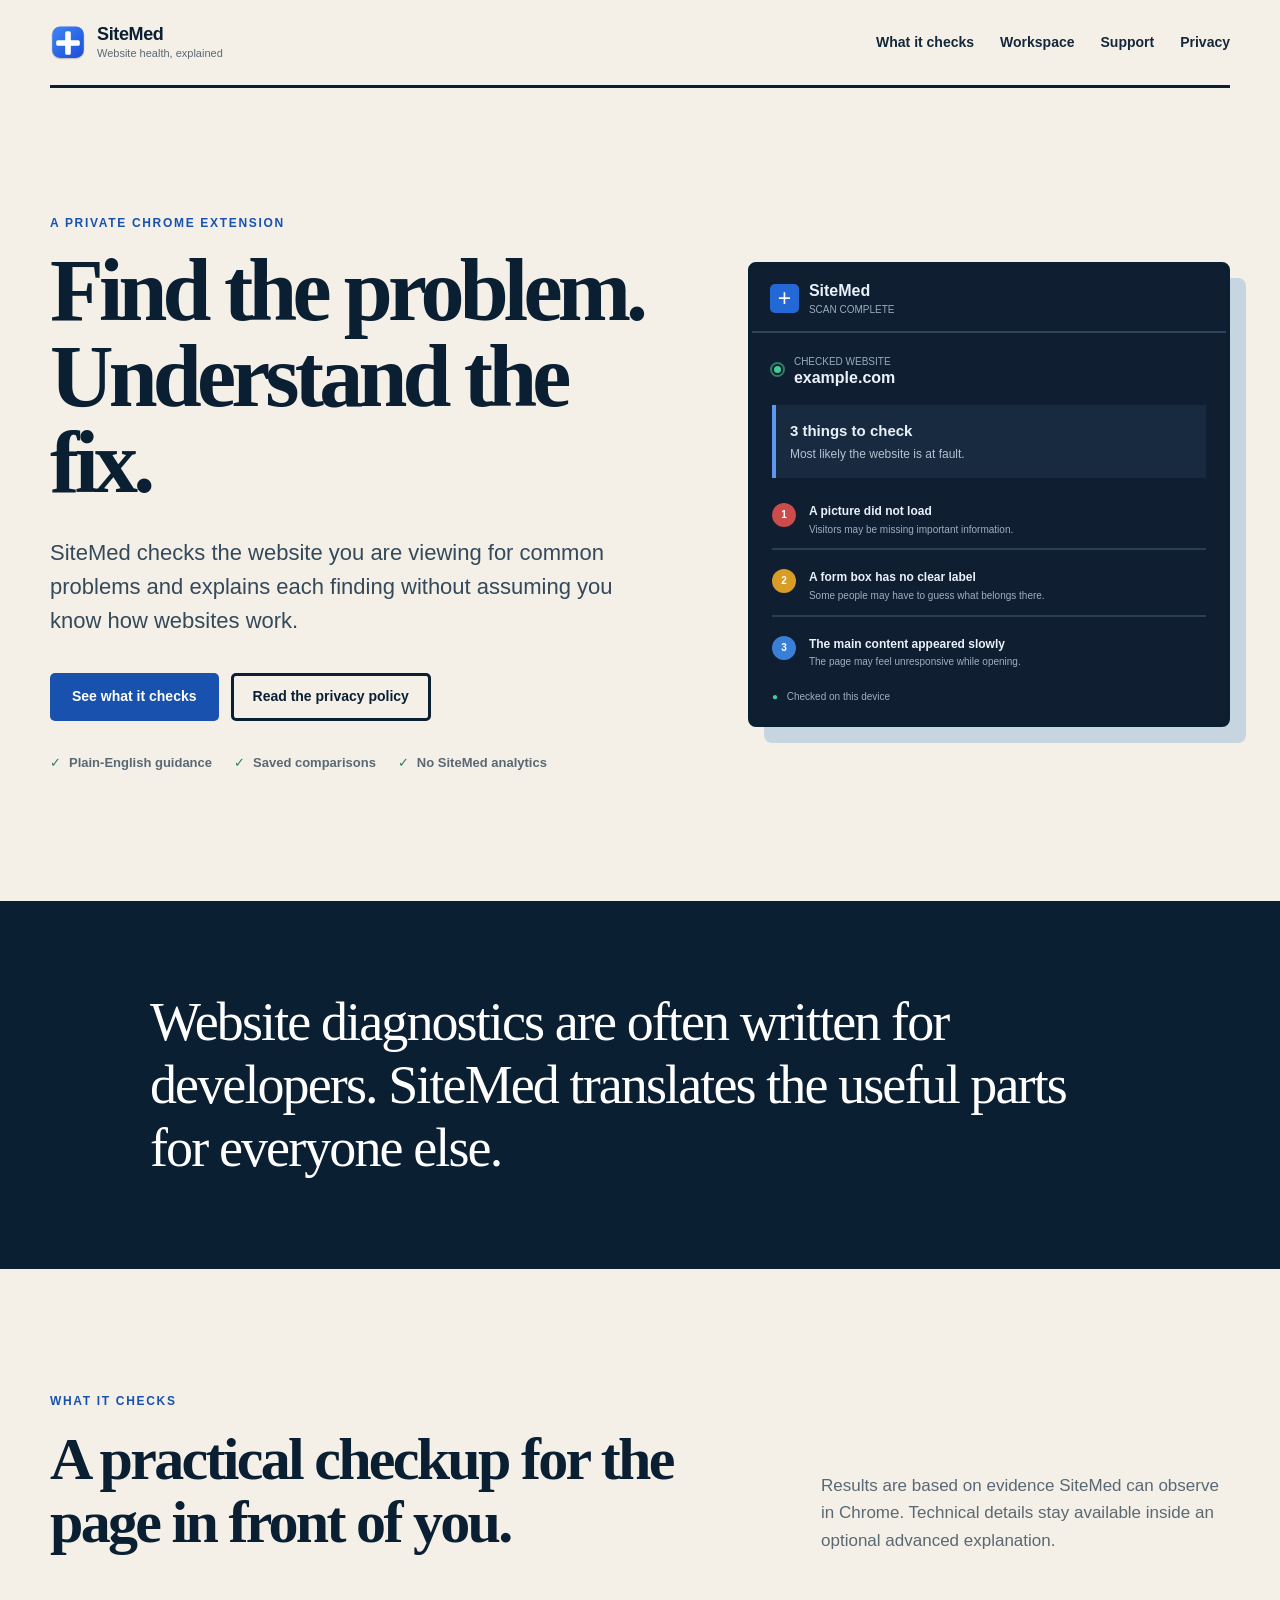
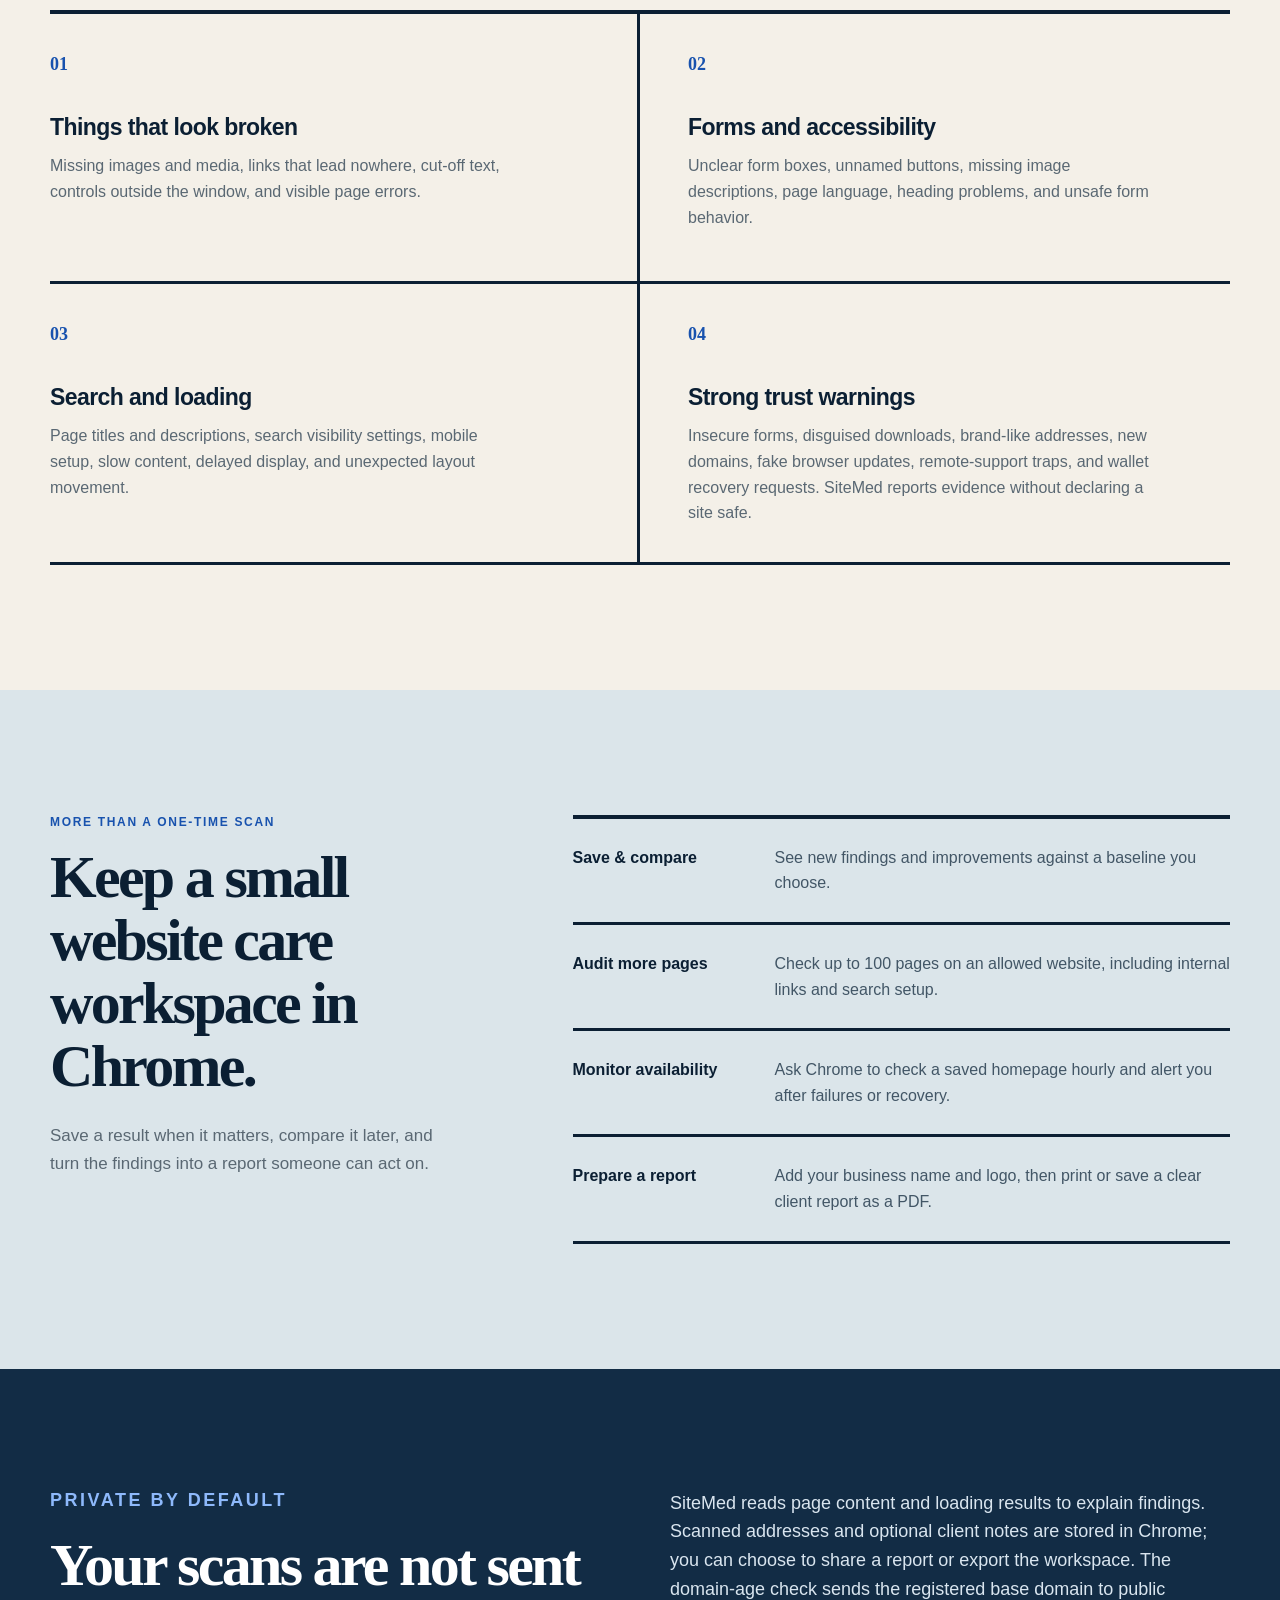
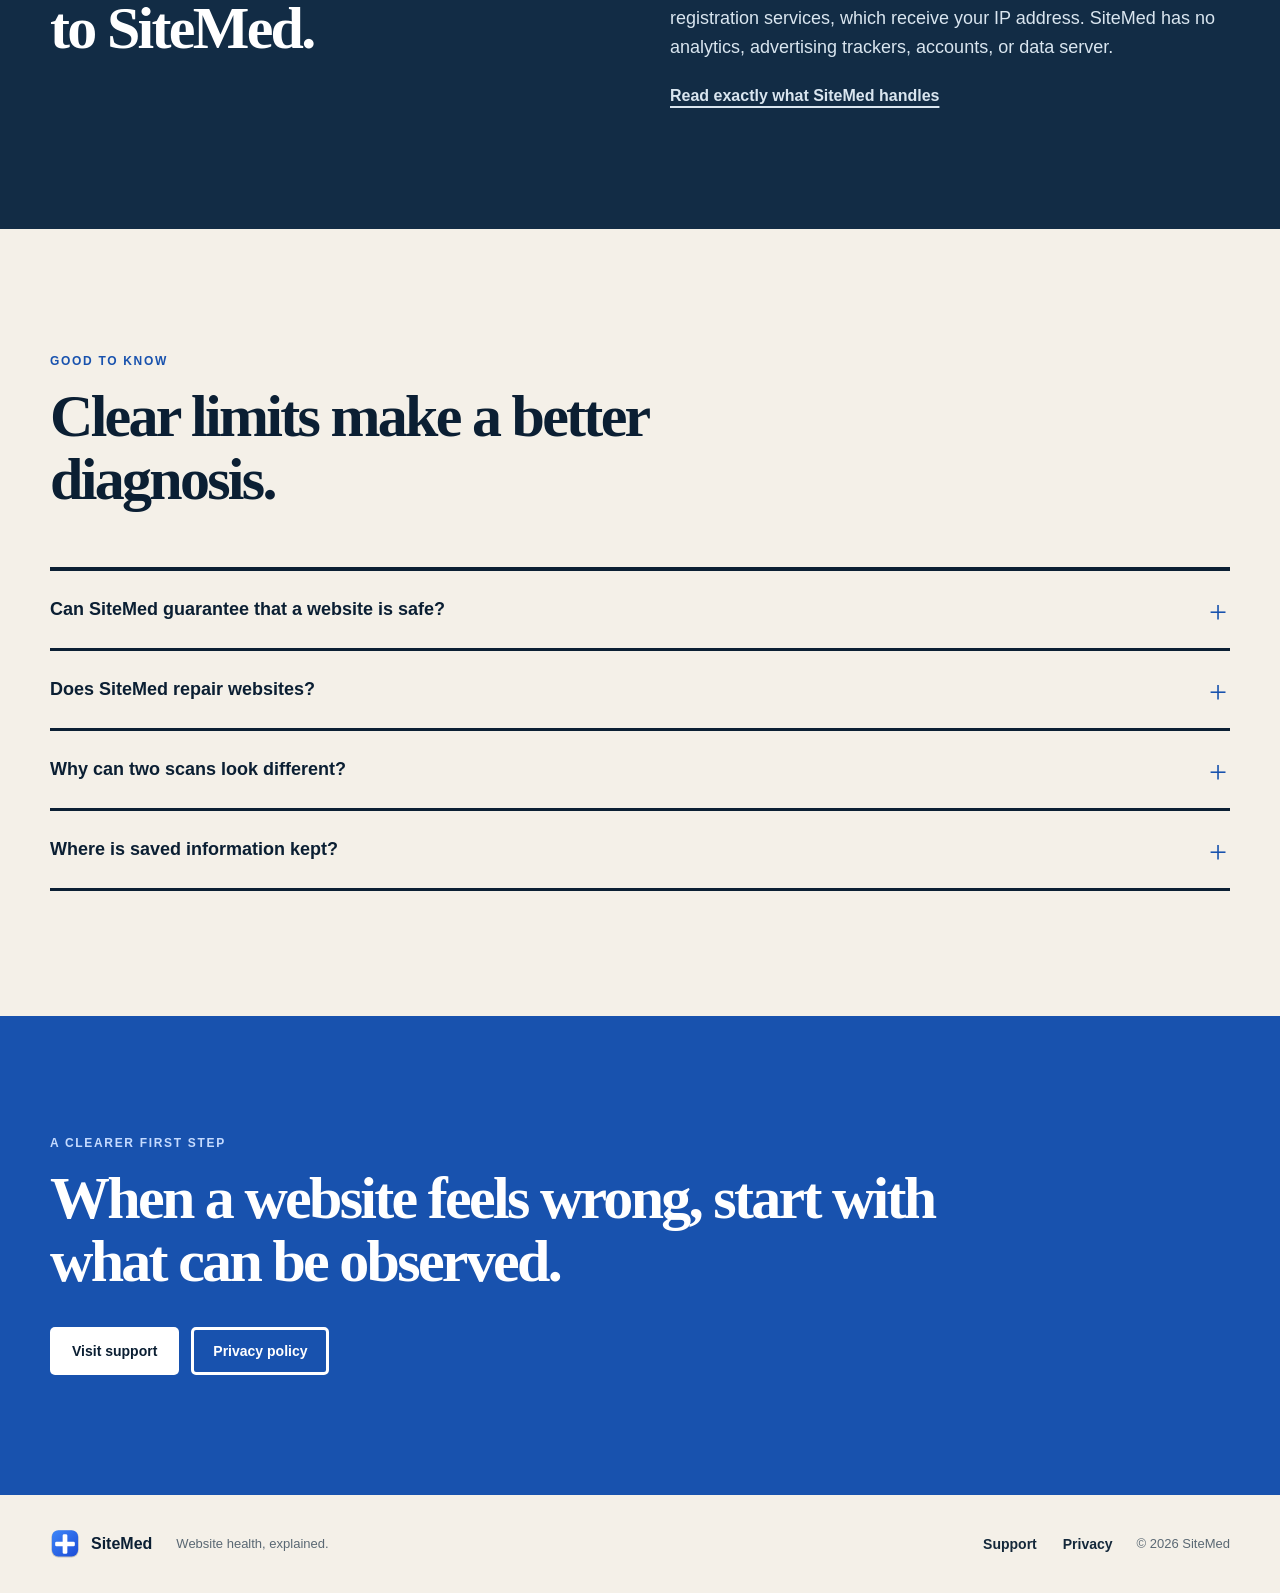
<file: index.html>
<!doctype html>
<html lang="en">
  <head>
    <meta charset="UTF-8" />
    <meta name="viewport" content="width=device-width, initial-scale=1" />
    <meta
      name="description"
      content="SiteMed is a private Chrome extension that finds common website problems and explains what to do next in plain English."
    />
    <meta name="theme-color" content="#0b1f33" />
    <meta property="og:type" content="website" />
    <meta property="og:title" content="SiteMed — Website health, explained" />
    <meta
      property="og:description"
      content="Find common website problems, understand who can fix them, and keep track of what changed."
    />
    <title>SiteMed — Website health, explained</title>
    <link rel="icon" href="assets/logo.svg" type="image/svg+xml" />
    <link rel="stylesheet" href="styles.css" />
    <script type="application/ld+json">
      {
        "@context": "https://schema.org",
        "@type": "SoftwareApplication",
        "name": "SiteMed",
        "applicationCategory": "BrowserApplication",
        "operatingSystem": "Chrome",
        "description": "A Chrome extension that finds common website problems and explains them in plain English."
      }
    </script>
  </head>
  <body>
    <a class="skip-link" href="#main">Skip to content</a>

    <header class="site-header">
      <a class="wordmark" href="index.html" aria-label="SiteMed home">
        <img src="assets/logo.svg" width="36" height="36" alt="" />
        <span>
          <strong>SiteMed</strong>
          <small>Website health, explained</small>
        </span>
      </a>
      <nav aria-label="Main navigation">
        <a href="#checks">What it checks</a>
        <a href="#workspace">Workspace</a>
        <a href="support.html">Support</a>
        <a href="privacy.html">Privacy</a>
      </nav>
    </header>

    <main id="main">
      <section class="hero">
        <div class="hero-copy">
          <p class="eyebrow">A private Chrome extension</p>
          <h1>Find the problem.<br />Understand the fix.</h1>
          <p class="hero-lede">
            SiteMed checks the website you are viewing for common problems and explains
            each finding without assuming you know how websites work.
          </p>
          <div class="hero-actions">
            <a class="button button-primary" href="#checks">See what it checks</a>
            <a class="button button-secondary" href="privacy.html"
              >Read the privacy policy</a
            >
          </div>
          <ul class="plain-list hero-points" aria-label="SiteMed highlights">
            <li>Plain-English guidance</li>
            <li>Saved comparisons</li>
            <li>No SiteMed analytics</li>
          </ul>
        </div>

        <div class="scan-demo" aria-label="Example SiteMed result">
          <div class="demo-titlebar">
            <span class="demo-mark" aria-hidden="true">+</span>
            <span><strong>SiteMed</strong><small>Scan complete</small></span>
          </div>
          <div class="demo-site">
            <span class="status-dot" aria-hidden="true"></span>
            <span><small>Checked website</small><strong>example.com</strong></span>
          </div>
          <div class="demo-summary">
            <strong>3 things to check</strong>
            <span>Most likely the website is at fault.</span>
          </div>
          <ol class="demo-findings">
            <li>
              <span class="severity severity-error">1</span>
              <span
                ><strong>A picture did not load</strong
                ><small>Visitors may be missing important information.</small></span
              >
            </li>
            <li>
              <span class="severity severity-warning">2</span>
              <span
                ><strong>A form box has no clear label</strong
                ><small>Some people may have to guess what belongs there.</small></span
              >
            </li>
            <li>
              <span class="severity severity-info">3</span>
              <span
                ><strong>The main content appeared slowly</strong
                ><small>The page may feel unresponsive while opening.</small></span
              >
            </li>
          </ol>
          <p class="demo-private">
            <span aria-hidden="true">●</span> Checked on this device
          </p>
        </div>
      </section>

      <section class="statement" aria-label="SiteMed purpose">
        <p>
          Website diagnostics are often written for developers. SiteMed translates the
          useful parts for everyone else.
        </p>
      </section>

      <section class="section" id="checks">
        <div class="section-heading">
          <p class="eyebrow">What it checks</p>
          <h2>A practical checkup for the page in front of you.</h2>
          <p>
            Results are based on evidence SiteMed can observe in Chrome. Technical details
            stay available inside an optional advanced explanation.
          </p>
        </div>

        <div class="check-grid">
          <article>
            <span class="check-number">01</span>
            <h3>Things that look broken</h3>
            <p>
              Missing images and media, links that lead nowhere, cut-off text, controls
              outside the window, and visible page errors.
            </p>
          </article>
          <article>
            <span class="check-number">02</span>
            <h3>Forms and accessibility</h3>
            <p>
              Unclear form boxes, unnamed buttons, missing image descriptions, page
              language, heading problems, and unsafe form behavior.
            </p>
          </article>
          <article>
            <span class="check-number">03</span>
            <h3>Search and loading</h3>
            <p>
              Page titles and descriptions, search visibility settings, mobile setup, slow
              content, delayed display, and unexpected layout movement.
            </p>
          </article>
          <article>
            <span class="check-number">04</span>
            <h3>Strong trust warnings</h3>
            <p>
              Insecure forms, disguised downloads, brand-like addresses, new domains, fake
              browser updates, remote-support traps, and wallet recovery requests. SiteMed
              reports evidence without declaring a site safe.
            </p>
          </article>
        </div>
      </section>

      <section class="workspace-section" id="workspace">
        <div class="workspace-intro">
          <p class="eyebrow">More than a one-time scan</p>
          <h2>Keep a small website care workspace in Chrome.</h2>
          <p>
            Save a result when it matters, compare it later, and turn the findings into a
            report someone can act on.
          </p>
        </div>

        <div class="workspace-list">
          <article>
            <strong>Save &amp; compare</strong>
            <p>See new findings and improvements against a baseline you choose.</p>
          </article>
          <article>
            <strong>Audit more pages</strong>
            <p>
              Check up to 100 pages on an allowed website, including internal links and
              search setup.
            </p>
          </article>
          <article>
            <strong>Monitor availability</strong>
            <p>
              Ask Chrome to check a saved homepage hourly and alert you after failures or
              recovery.
            </p>
          </article>
          <article>
            <strong>Prepare a report</strong>
            <p>
              Add your business name and logo, then print or save a clear client report as
              a PDF.
            </p>
          </article>
        </div>
      </section>

      <section class="privacy-callout">
        <div>
          <p class="eyebrow">Private by default</p>
          <h2>Your scans are not sent to SiteMed.</h2>
        </div>
        <div>
          <p>
            SiteMed reads page content and loading results to explain findings. Scanned
            addresses and optional client notes are stored in Chrome; you can choose to
            share a report or export the workspace. The domain-age check sends the
            registered base domain to public registration services, which receive your IP
            address. SiteMed has no analytics, advertising trackers, accounts, or data
            server.
          </p>
          <a class="text-link" href="privacy.html">Read exactly what SiteMed handles</a>
        </div>
      </section>

      <section class="section faq-section">
        <div class="section-heading compact">
          <p class="eyebrow">Good to know</p>
          <h2>Clear limits make a better diagnosis.</h2>
        </div>
        <div class="faq-list">
          <details>
            <summary>Can SiteMed guarantee that a website is safe?</summary>
            <p>
              No. SiteMed points out strong warning signs visible on the current page. It
              also checks public domain-registration age. It does not use a reputation
              database and cannot prove that a website or seller is trustworthy.
            </p>
          </details>
          <details>
            <summary>Does SiteMed repair websites?</summary>
            <p>
              SiteMed explains what it found, who can most likely fix it, and what to try
              next. It does not change the website itself.
            </p>
          </details>
          <details>
            <summary>Why can two scans look different?</summary>
            <p>
              Results can change with the browser window, connection, cached files, and
              content loaded by the website after the page opens.
            </p>
          </details>
          <details>
            <summary>Where is saved information kept?</summary>
            <p>
              Saved scans, audits, monitoring results, notes, and report branding stay in
              Chrome extension storage on the user’s device.
            </p>
          </details>
        </div>
      </section>

      <section class="closing">
        <p class="eyebrow">A clearer first step</p>
        <h2>When a website feels wrong, start with what can be observed.</h2>
        <div class="closing-links">
          <a class="button button-light" href="support.html">Visit support</a>
          <a class="button button-outline-light" href="privacy.html">Privacy policy</a>
        </div>
      </section>
    </main>

    <footer class="site-footer">
      <a class="footer-brand" href="index.html">
        <img src="assets/logo.svg" width="30" height="30" alt="" />
        <strong>SiteMed</strong>
      </a>
      <p>Website health, explained.</p>
      <nav aria-label="Footer navigation">
        <a href="support.html">Support</a>
        <a href="privacy.html">Privacy</a>
      </nav>
      <p class="copyright">© 2026 SiteMed</p>
    </footer>
  </body>
</html>
</file>
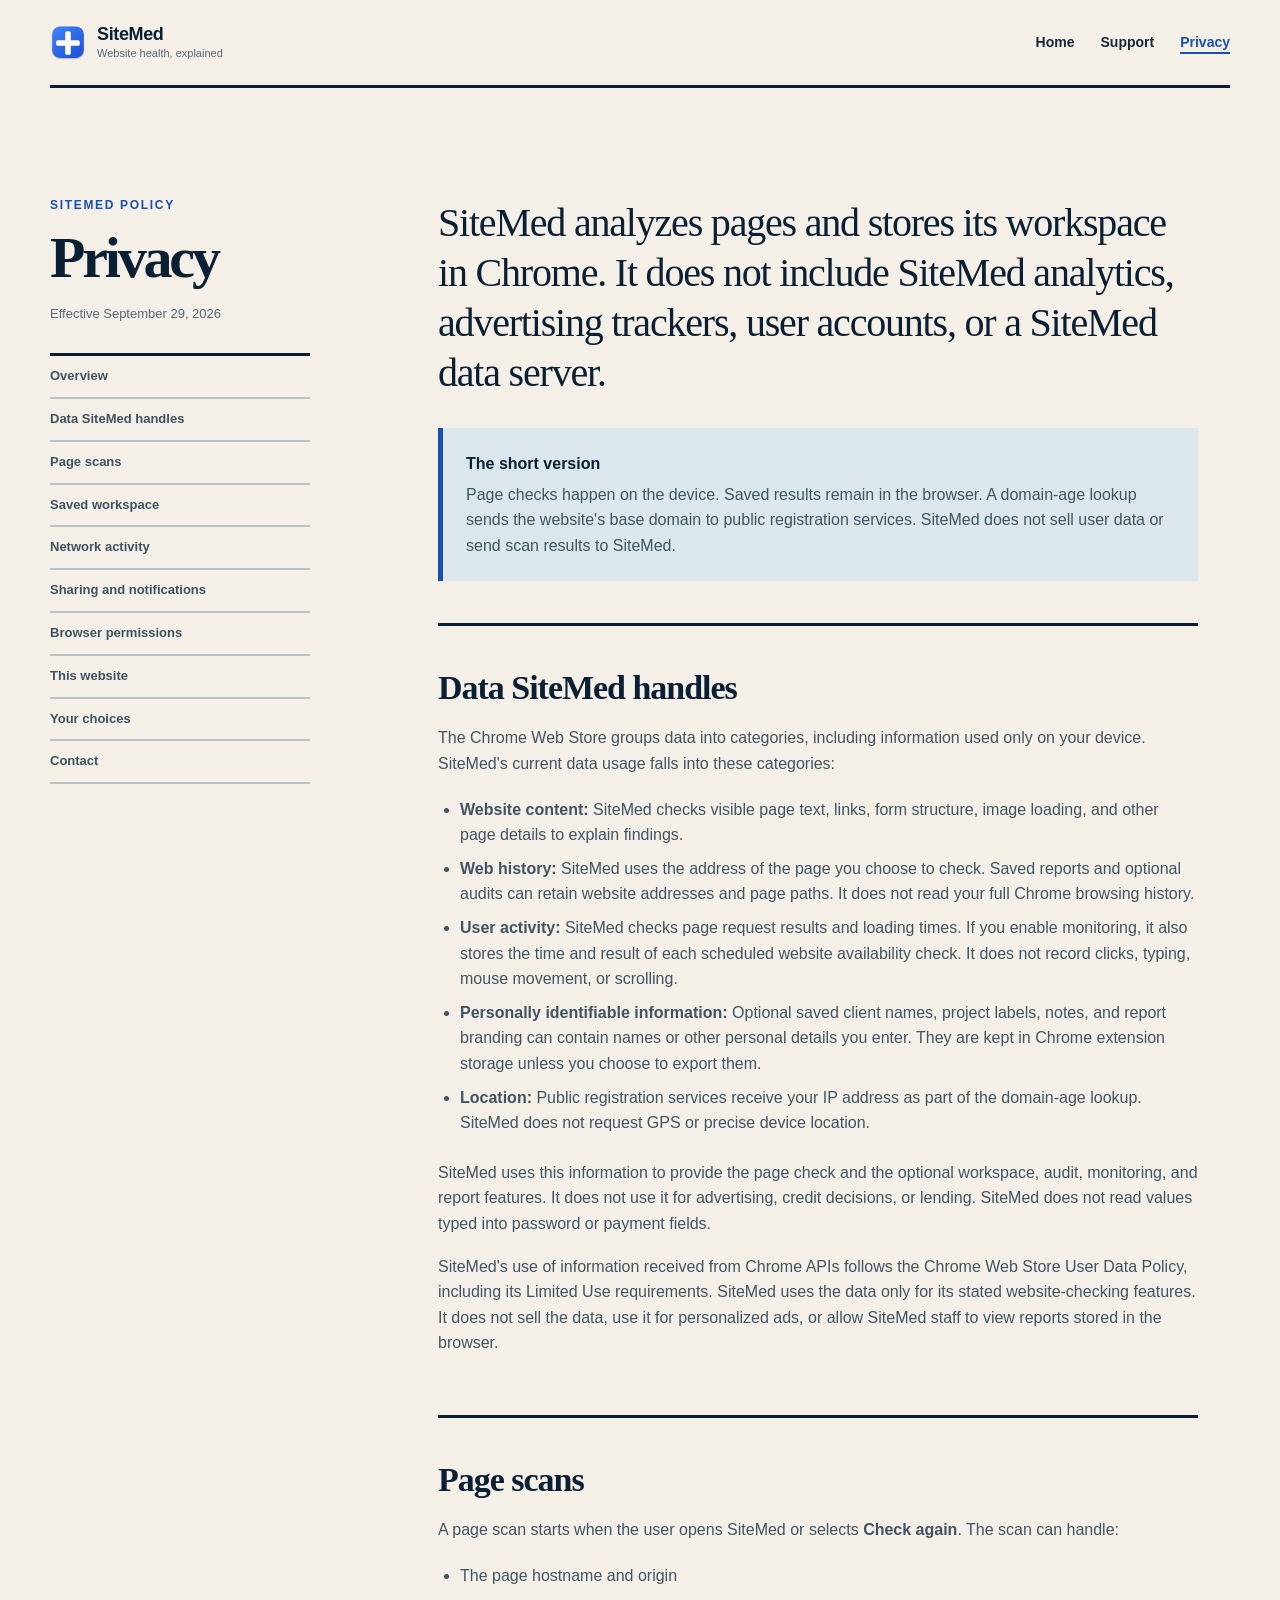
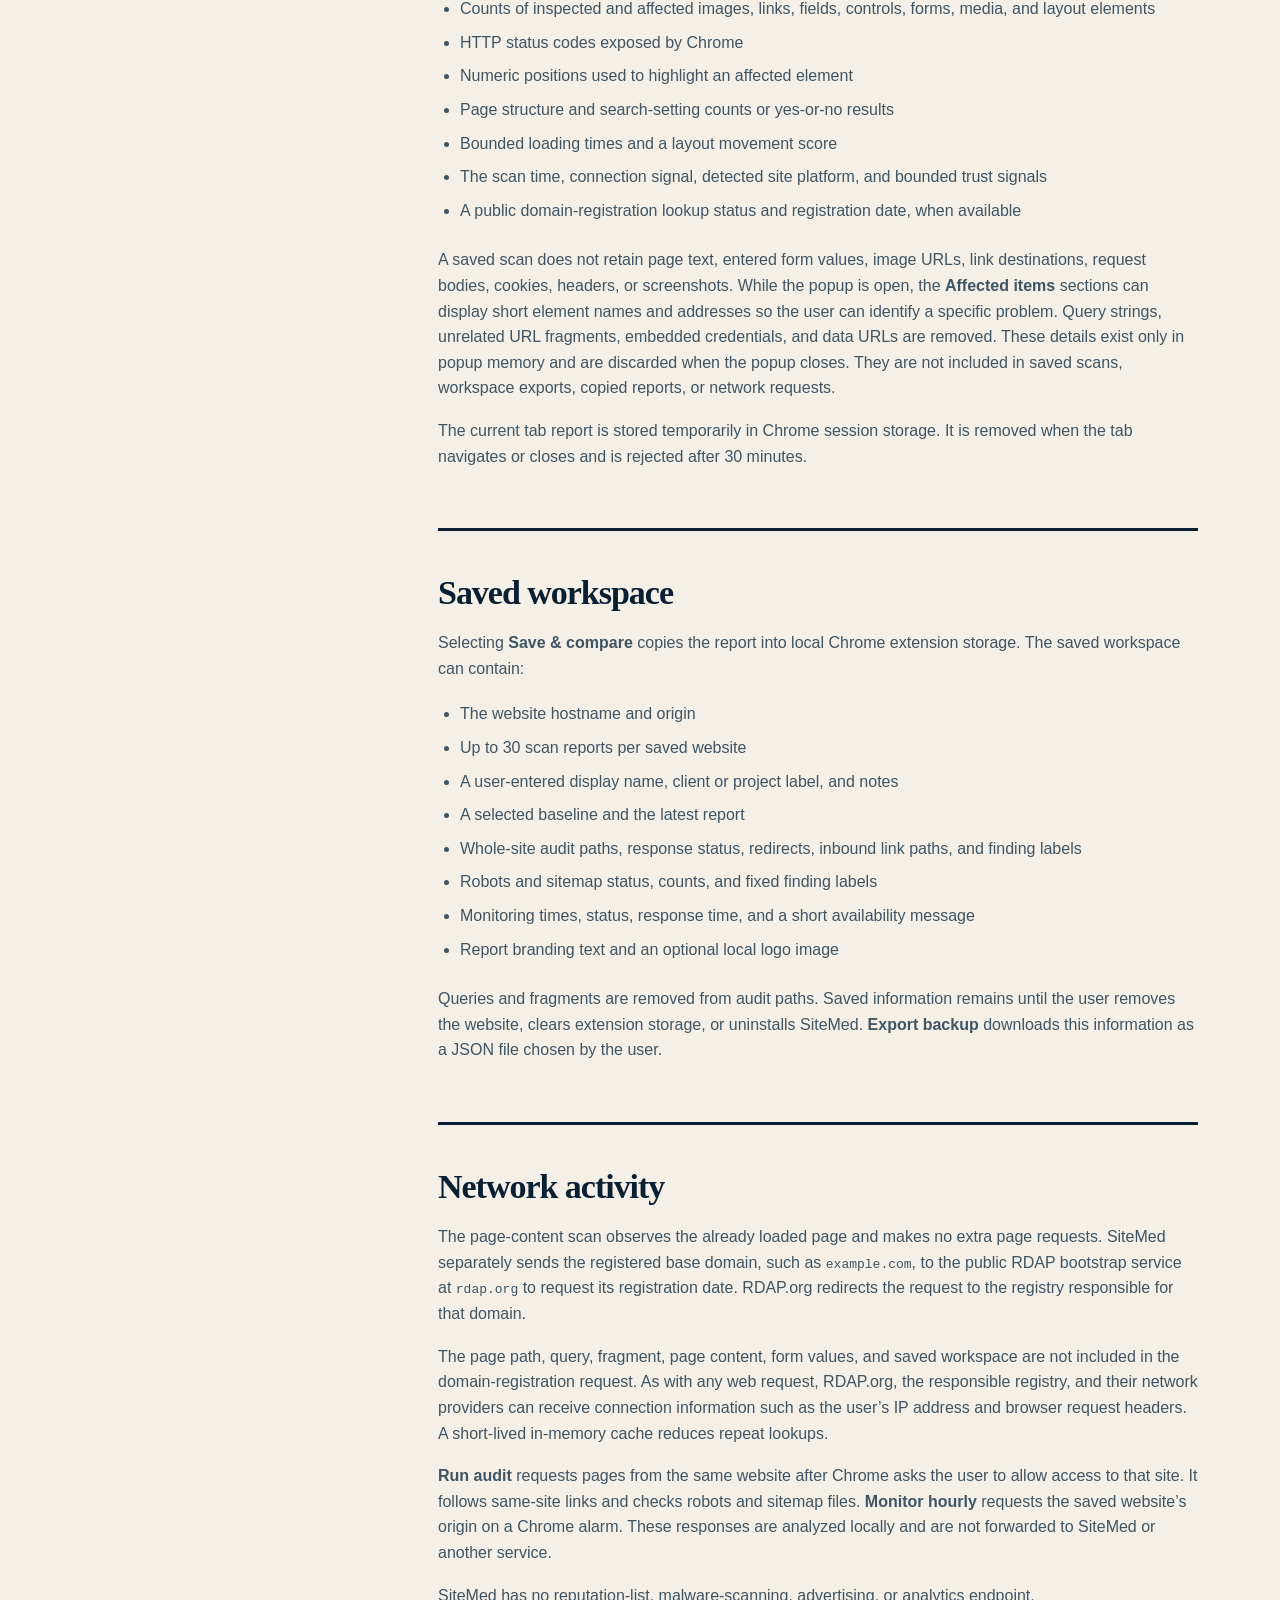
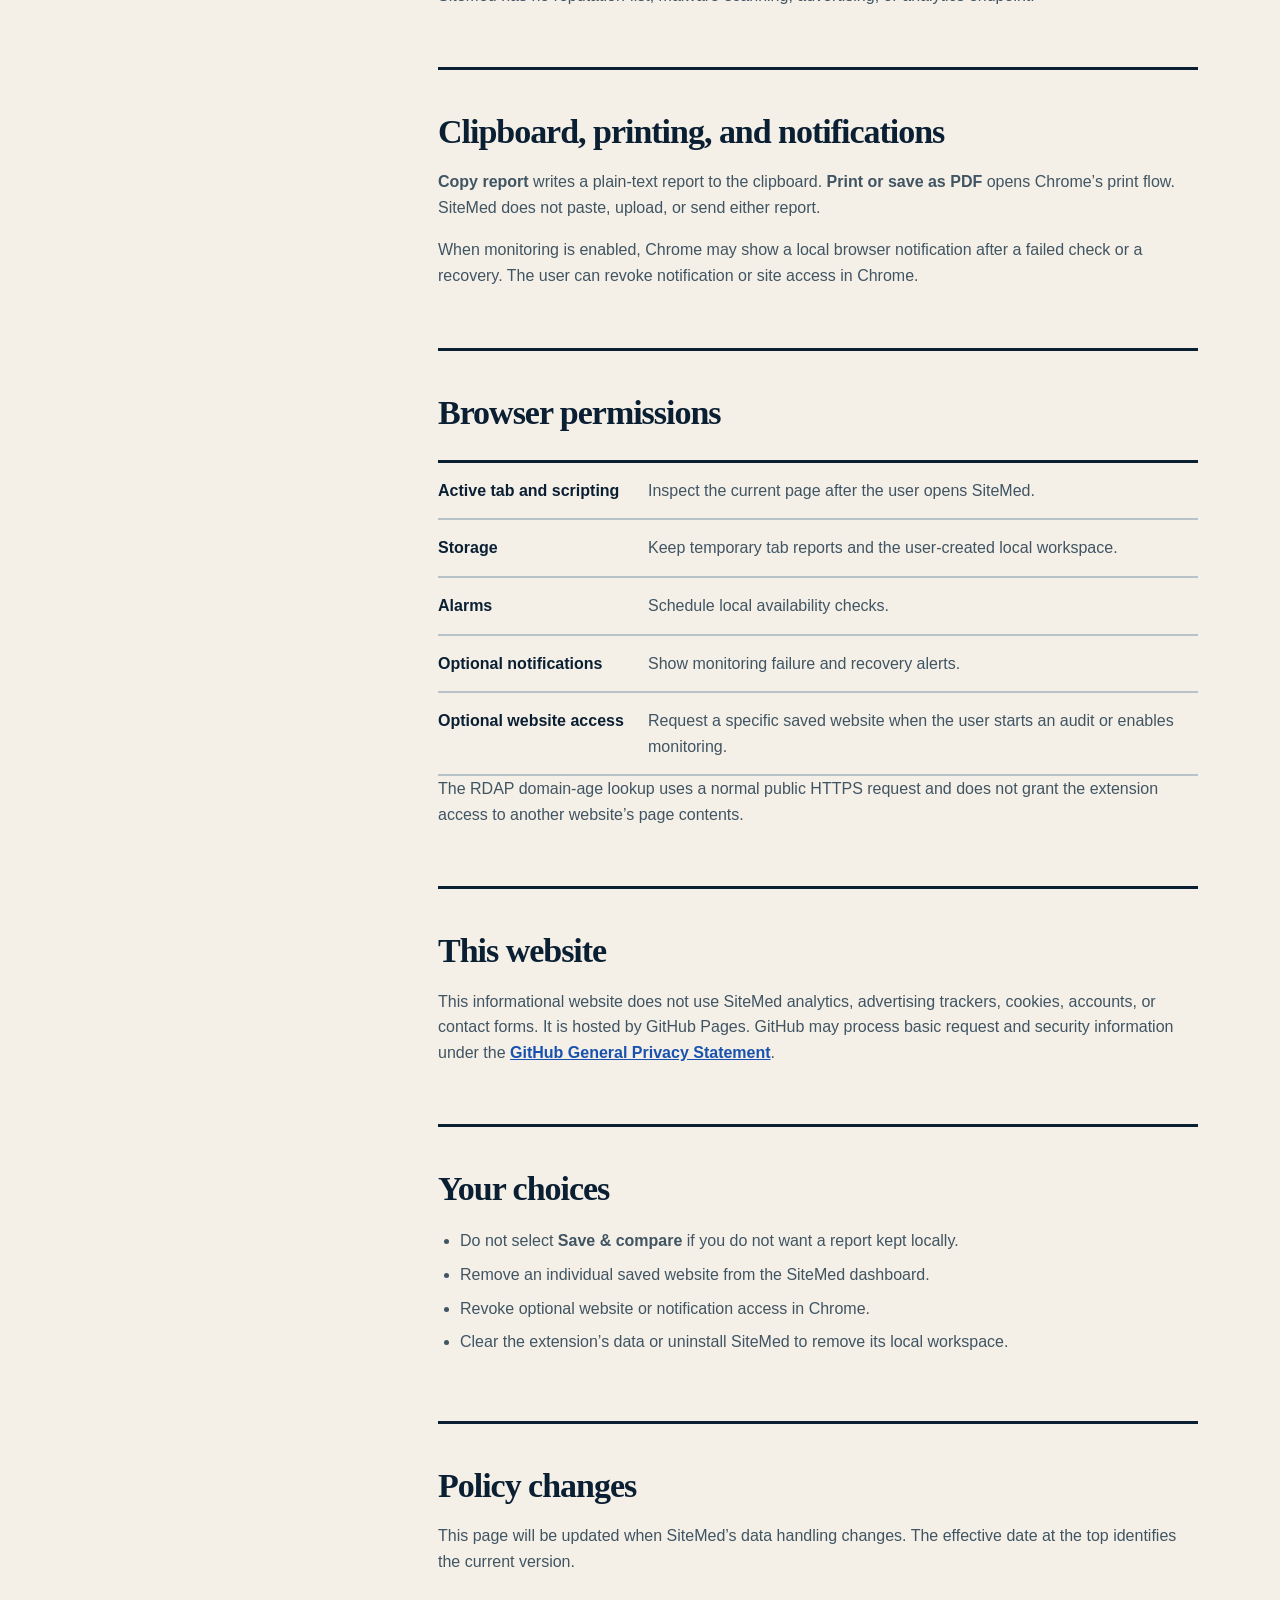
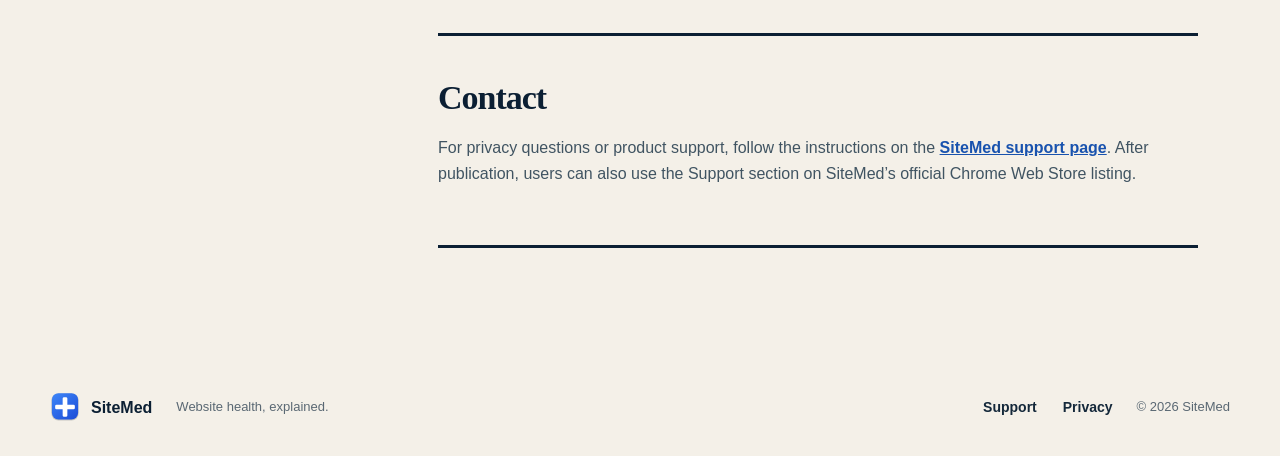
<file: privacy.html>
<!doctype html>
<html lang="en">
  <head>
    <meta charset="UTF-8" />
    <meta name="viewport" content="width=device-width, initial-scale=1" />
    <meta
      name="description"
      content="SiteMed privacy policy: what the Chrome extension checks, what it stores locally, and when it accesses a website."
    />
    <meta name="theme-color" content="#0b1f33" />
    <title>Privacy policy — SiteMed</title>
    <link rel="icon" href="assets/logo.svg" type="image/svg+xml" />
    <link rel="stylesheet" href="styles.css" />
  </head>
  <body>
    <a class="skip-link" href="#main">Skip to content</a>
    <header class="site-header">
      <a class="wordmark" href="index.html" aria-label="SiteMed home">
        <img src="assets/logo.svg" width="36" height="36" alt="" />
        <span><strong>SiteMed</strong><small>Website health, explained</small></span>
      </a>
      <nav aria-label="Main navigation">
        <a href="index.html">Home</a>
        <a href="support.html">Support</a>
        <a href="privacy.html" aria-current="page">Privacy</a>
      </nav>
    </header>

    <main id="main" class="policy-layout">
      <aside class="policy-sidebar">
        <p class="eyebrow">SiteMed policy</p>
        <h1>Privacy</h1>
        <p>Effective September 29, 2026</p>
        <nav aria-label="Privacy policy sections">
          <a href="#overview">Overview</a>
          <a href="#data-use">Data SiteMed handles</a>
          <a href="#scans">Page scans</a>
          <a href="#workspace-data">Saved workspace</a>
          <a href="#network">Network activity</a>
          <a href="#sharing">Sharing and notifications</a>
          <a href="#permissions">Browser permissions</a>
          <a href="#website">This website</a>
          <a href="#choices">Your choices</a>
          <a href="#contact">Contact</a>
        </nav>
      </aside>

      <article class="policy-content">
        <section id="overview">
          <p class="policy-lede">
            SiteMed analyzes pages and stores its workspace in Chrome. It does not include
            SiteMed analytics, advertising trackers, user accounts, or a SiteMed data
            server.
          </p>
          <div class="policy-summary">
            <strong>The short version</strong>
            <p>
              Page checks happen on the device. Saved results remain in the browser. A
              domain-age lookup sends the website's base domain to public registration
              services. SiteMed does not sell user data or send scan results to SiteMed.
            </p>
          </div>
        </section>

        <section id="data-use">
          <h2>Data SiteMed handles</h2>
          <p>
            The Chrome Web Store groups data into categories, including information used
            only on your device. SiteMed's current data usage falls into these categories:
          </p>
          <ul>
            <li>
              <strong>Website content:</strong> SiteMed checks visible page text, links,
              form structure, image loading, and other page details to explain findings.
            </li>
            <li>
              <strong>Web history:</strong> SiteMed uses the address of the page you
              choose to check. Saved reports and optional audits can retain website
              addresses and page paths. It does not read your full Chrome browsing
              history.
            </li>
            <li>
              <strong>User activity:</strong> SiteMed checks page request results and
              loading times. If you enable monitoring, it also stores the time and result
              of each scheduled website availability check. It does not record clicks,
              typing, mouse movement, or scrolling.
            </li>
            <li>
              <strong>Personally identifiable information:</strong> Optional saved client
              names, project labels, notes, and report branding can contain names or other
              personal details you enter. They are kept in Chrome extension storage unless
              you choose to export them.
            </li>
            <li>
              <strong>Location:</strong> Public registration services receive your IP
              address as part of the domain-age lookup. SiteMed does not request GPS or
              precise device location.
            </li>
          </ul>
          <p>
            SiteMed uses this information to provide the page check and the optional
            workspace, audit, monitoring, and report features. It does not use it for
            advertising, credit decisions, or lending. SiteMed does not read values typed
            into password or payment fields.
          </p>
          <p>
            SiteMed's use of information received from Chrome APIs follows the Chrome Web
            Store User Data Policy, including its Limited Use requirements. SiteMed uses
            the data only for its stated website-checking features. It does not sell the
            data, use it for personalized ads, or allow SiteMed staff to view reports
            stored in the browser.
          </p>
        </section>

        <section id="scans">
          <h2>Page scans</h2>
          <p>
            A page scan starts when the user opens SiteMed or selects
            <strong>Check again</strong>. The scan can handle:
          </p>
          <ul>
            <li>The page hostname and origin</li>
            <li>
              Counts of inspected and affected images, links, fields, controls, forms,
              media, and layout elements
            </li>
            <li>HTTP status codes exposed by Chrome</li>
            <li>Numeric positions used to highlight an affected element</li>
            <li>Page structure and search-setting counts or yes-or-no results</li>
            <li>Bounded loading times and a layout movement score</li>
            <li>
              The scan time, connection signal, detected site platform, and bounded trust
              signals
            </li>
            <li>
              A public domain-registration lookup status and registration date, when
              available
            </li>
          </ul>
          <p>
            A saved scan does not retain page text, entered form values, image URLs, link
            destinations, request bodies, cookies, headers, or screenshots. While the
            popup is open, the <strong>Affected items</strong> sections can display short
            element names and addresses so the user can identify a specific problem. Query
            strings, unrelated URL fragments, embedded credentials, and data URLs are
            removed. These details exist only in popup memory and are discarded when the
            popup closes. They are not included in saved scans, workspace exports, copied
            reports, or network requests.
          </p>
          <p>
            The current tab report is stored temporarily in Chrome session storage. It is
            removed when the tab navigates or closes and is rejected after 30 minutes.
          </p>
        </section>

        <section id="workspace-data">
          <h2>Saved workspace</h2>
          <p>
            Selecting <strong>Save &amp; compare</strong> copies the report into local
            Chrome extension storage. The saved workspace can contain:
          </p>
          <ul>
            <li>The website hostname and origin</li>
            <li>Up to 30 scan reports per saved website</li>
            <li>A user-entered display name, client or project label, and notes</li>
            <li>A selected baseline and the latest report</li>
            <li>
              Whole-site audit paths, response status, redirects, inbound link paths, and
              finding labels
            </li>
            <li>Robots and sitemap status, counts, and fixed finding labels</li>
            <li>
              Monitoring times, status, response time, and a short availability message
            </li>
            <li>Report branding text and an optional local logo image</li>
          </ul>
          <p>
            Queries and fragments are removed from audit paths. Saved information remains
            until the user removes the website, clears extension storage, or uninstalls
            SiteMed. <strong>Export backup</strong> downloads this information as a JSON
            file chosen by the user.
          </p>
        </section>

        <section id="network">
          <h2>Network activity</h2>
          <p>
            The page-content scan observes the already loaded page and makes no extra page
            requests. SiteMed separately sends the registered base domain, such as
            <code>example.com</code>, to the public RDAP bootstrap service at
            <code>rdap.org</code> to request its registration date. RDAP.org redirects the
            request to the registry responsible for that domain.
          </p>
          <p>
            The page path, query, fragment, page content, form values, and saved workspace
            are not included in the domain-registration request. As with any web request,
            RDAP.org, the responsible registry, and their network providers can receive
            connection information such as the user’s IP address and browser request
            headers. A short-lived in-memory cache reduces repeat lookups.
          </p>
          <p>
            <strong>Run audit</strong> requests pages from the same website after Chrome
            asks the user to allow access to that site. It follows same-site links and
            checks robots and sitemap files. <strong>Monitor hourly</strong> requests the
            saved website’s origin on a Chrome alarm. These responses are analyzed locally
            and are not forwarded to SiteMed or another service.
          </p>
          <p>
            SiteMed has no reputation-list, malware-scanning, advertising, or analytics
            endpoint.
          </p>
        </section>

        <section id="sharing">
          <h2>Clipboard, printing, and notifications</h2>
          <p>
            <strong>Copy report</strong> writes a plain-text report to the clipboard.
            <strong>Print or save as PDF</strong> opens Chrome’s print flow. SiteMed does
            not paste, upload, or send either report.
          </p>
          <p>
            When monitoring is enabled, Chrome may show a local browser notification after
            a failed check or a recovery. The user can revoke notification or site access
            in Chrome.
          </p>
        </section>

        <section id="permissions">
          <h2>Browser permissions</h2>
          <dl class="permission-list">
            <div>
              <dt>Active tab and scripting</dt>
              <dd>Inspect the current page after the user opens SiteMed.</dd>
            </div>
            <div>
              <dt>Storage</dt>
              <dd>Keep temporary tab reports and the user-created local workspace.</dd>
            </div>
            <div>
              <dt>Alarms</dt>
              <dd>Schedule local availability checks.</dd>
            </div>
            <div>
              <dt>Optional notifications</dt>
              <dd>Show monitoring failure and recovery alerts.</dd>
            </div>
            <div>
              <dt>Optional website access</dt>
              <dd>
                Request a specific saved website when the user starts an audit or enables
                monitoring.
              </dd>
            </div>
          </dl>
          <p>
            The RDAP domain-age lookup uses a normal public HTTPS request and does not
            grant the extension access to another website’s page contents.
          </p>
        </section>

        <section id="website">
          <h2>This website</h2>
          <p>
            This informational website does not use SiteMed analytics, advertising
            trackers, cookies, accounts, or contact forms. It is hosted by GitHub Pages.
            GitHub may process basic request and security information under the
            <a
              href="https://docs.github.com/en/site-policy/privacy-policies/github-general-privacy-statement"
              >GitHub General Privacy Statement</a
            >.
          </p>
        </section>

        <section id="choices">
          <h2>Your choices</h2>
          <ul>
            <li>
              Do not select <strong>Save &amp; compare</strong> if you do not want a
              report kept locally.
            </li>
            <li>Remove an individual saved website from the SiteMed dashboard.</li>
            <li>Revoke optional website or notification access in Chrome.</li>
            <li>
              Clear the extension’s data or uninstall SiteMed to remove its local
              workspace.
            </li>
          </ul>
        </section>

        <section id="changes">
          <h2>Policy changes</h2>
          <p>
            This page will be updated when SiteMed’s data handling changes. The effective
            date at the top identifies the current version.
          </p>
        </section>

        <section id="contact">
          <h2>Contact</h2>
          <p>
            For privacy questions or product support, follow the instructions on the
            <a href="support.html">SiteMed support page</a>. After publication, users can
            also use the Support section on SiteMed’s official Chrome Web Store listing.
          </p>
        </section>
      </article>
    </main>

    <footer class="site-footer">
      <a class="footer-brand" href="index.html">
        <img src="assets/logo.svg" width="30" height="30" alt="" />
        <strong>SiteMed</strong>
      </a>
      <p>Website health, explained.</p>
      <nav aria-label="Footer navigation">
        <a href="support.html">Support</a>
        <a href="privacy.html">Privacy</a>
      </nav>
      <p class="copyright">© 2026 SiteMed</p>
    </footer>
  </body>
</html>
</file>
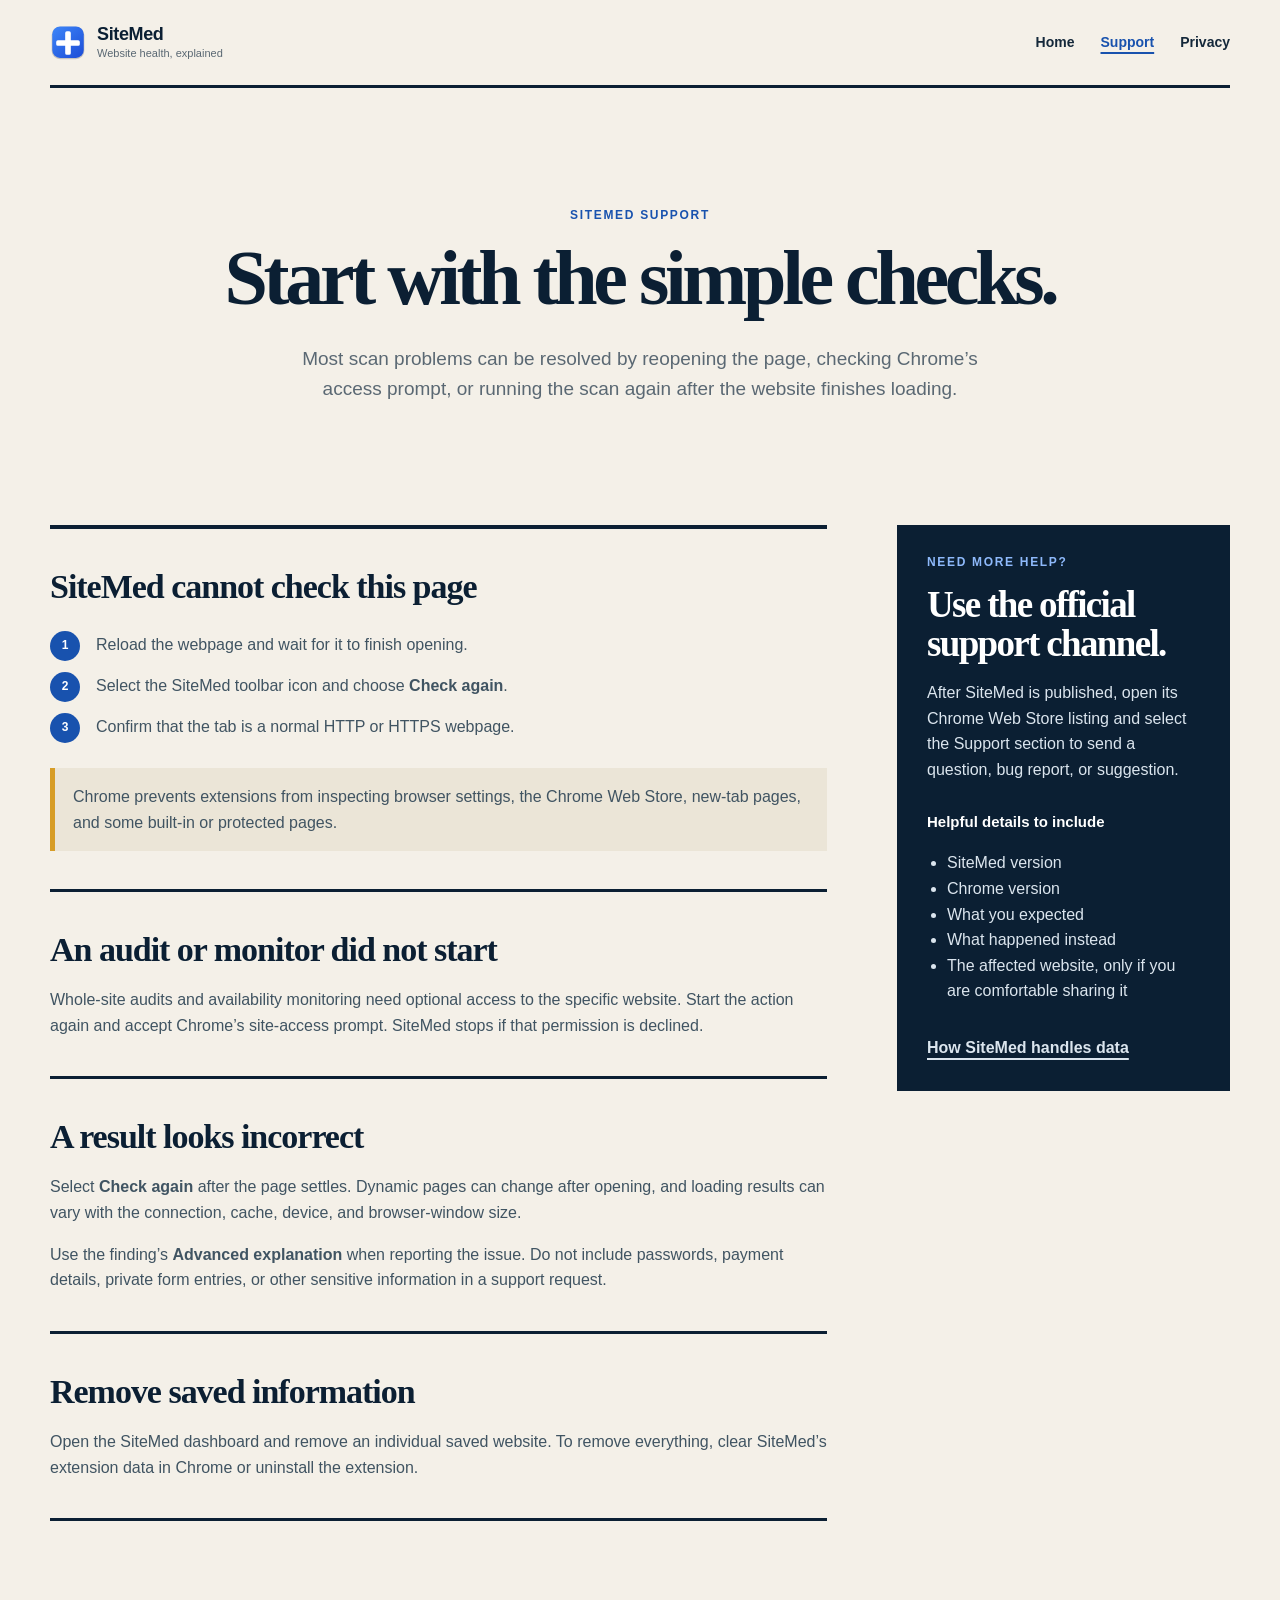
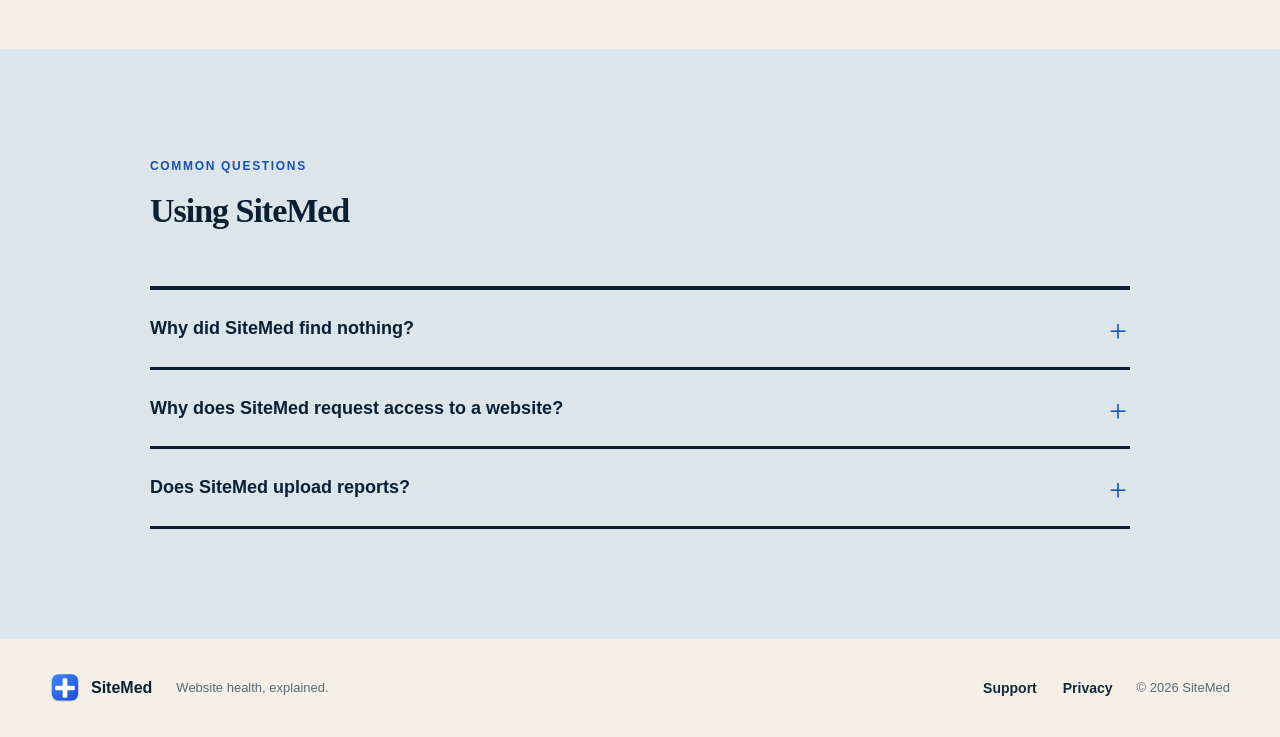
<file: support.html>
<!doctype html>
<html lang="en">
  <head>
    <meta charset="UTF-8" />
    <meta name="viewport" content="width=device-width, initial-scale=1" />
    <meta
      name="description"
      content="Help with installing, scanning, auditing, monitoring, and managing local data in SiteMed."
    />
    <meta name="theme-color" content="#0b1f33" />
    <title>Support — SiteMed</title>
    <link rel="icon" href="assets/logo.svg" type="image/svg+xml" />
    <link rel="stylesheet" href="styles.css" />
  </head>
  <body>
    <a class="skip-link" href="#main">Skip to content</a>
    <header class="site-header">
      <a class="wordmark" href="index.html" aria-label="SiteMed home">
        <img src="assets/logo.svg" width="36" height="36" alt="" />
        <span><strong>SiteMed</strong><small>Website health, explained</small></span>
      </a>
      <nav aria-label="Main navigation">
        <a href="index.html">Home</a>
        <a href="support.html" aria-current="page">Support</a>
        <a href="privacy.html">Privacy</a>
      </nav>
    </header>

    <main id="main">
      <section class="support-hero">
        <p class="eyebrow">SiteMed support</p>
        <h1>Start with the simple checks.</h1>
        <p>
          Most scan problems can be resolved by reopening the page, checking Chrome’s
          access prompt, or running the scan again after the website finishes loading.
        </p>
      </section>

      <section class="support-layout">
        <div class="support-main">
          <section>
            <h2>SiteMed cannot check this page</h2>
            <ol class="steps">
              <li>
                <span>1</span>
                <p>Reload the webpage and wait for it to finish opening.</p>
              </li>
              <li>
                <span>2</span>
                <p>
                  Select the SiteMed toolbar icon and choose <strong>Check again</strong>.
                </p>
              </li>
              <li>
                <span>3</span>
                <p>Confirm that the tab is a normal HTTP or HTTPS webpage.</p>
              </li>
            </ol>
            <p class="support-note">
              Chrome prevents extensions from inspecting browser settings, the Chrome Web
              Store, new-tab pages, and some built-in or protected pages.
            </p>
          </section>

          <section>
            <h2>An audit or monitor did not start</h2>
            <p>
              Whole-site audits and availability monitoring need optional access to the
              specific website. Start the action again and accept Chrome’s site-access
              prompt. SiteMed stops if that permission is declined.
            </p>
          </section>

          <section>
            <h2>A result looks incorrect</h2>
            <p>
              Select <strong>Check again</strong> after the page settles. Dynamic pages
              can change after opening, and loading results can vary with the connection,
              cache, device, and browser-window size.
            </p>
            <p>
              Use the finding’s <strong>Advanced explanation</strong> when reporting the
              issue. Do not include passwords, payment details, private form entries, or
              other sensitive information in a support request.
            </p>
          </section>

          <section>
            <h2>Remove saved information</h2>
            <p>
              Open the SiteMed dashboard and remove an individual saved website. To remove
              everything, clear SiteMed’s extension data in Chrome or uninstall the
              extension.
            </p>
          </section>
        </div>

        <aside class="support-contact">
          <p class="eyebrow">Need more help?</p>
          <h2>Use the official support channel.</h2>
          <p>
            After SiteMed is published, open its Chrome Web Store listing and select the
            Support section to send a question, bug report, or suggestion.
          </p>
          <h3>Helpful details to include</h3>
          <ul>
            <li>SiteMed version</li>
            <li>Chrome version</li>
            <li>What you expected</li>
            <li>What happened instead</li>
            <li>The affected website, only if you are comfortable sharing it</li>
          </ul>
          <a class="text-link" href="privacy.html">How SiteMed handles data</a>
        </aside>
      </section>

      <section class="support-faq">
        <div class="section-heading compact">
          <p class="eyebrow">Common questions</p>
          <h2>Using SiteMed</h2>
        </div>
        <div class="faq-list">
          <details>
            <summary>Why did SiteMed find nothing?</summary>
            <p>
              It means the checks that completed did not find a listed problem. SiteMed
              cannot test every part of a website and may miss earlier errors, content
              inside another page, or content that appears later.
            </p>
          </details>
          <details>
            <summary>Why does SiteMed request access to a website?</summary>
            <p>
              The popup can inspect the active page without permanent site access. An
              audit or monitoring check must request pages from the saved website, so
              Chrome asks for that website’s permission when the feature is started.
            </p>
          </details>
          <details>
            <summary>Does SiteMed upload reports?</summary>
            <p>
              No. Reports remain in Chrome. Copying, exporting, printing, or saving a PDF
              happens only after the user chooses that action.
            </p>
          </details>
        </div>
      </section>
    </main>

    <footer class="site-footer">
      <a class="footer-brand" href="index.html">
        <img src="assets/logo.svg" width="30" height="30" alt="" />
        <strong>SiteMed</strong>
      </a>
      <p>Website health, explained.</p>
      <nav aria-label="Footer navigation">
        <a href="support.html">Support</a>
        <a href="privacy.html">Privacy</a>
      </nav>
      <p class="copyright">© 2026 SiteMed</p>
    </footer>
  </body>
</html>
</file>
<file: styles.css>
:root {
  color: #14283a;
  background: #f4f0e8;
  font-family: Arial, Helvetica, sans-serif;
  font-synthesis: none;
  text-rendering: optimizeLegibility;
  --navy: #0b1f33;
  --navy-light: #173a59;
  --blue: #2468d6;
  --blue-dark: #1852ae;
  --cream: #f4f0e8;
  --paper: #fffdf8;
  --ink: #14283a;
  --muted: #5a6873;
  --rule: #b8c3c9;
  --green: #208361;
  --yellow: #d79d27;
  --red: #cc4b4b;
}

* {
  box-sizing: border-box;
}

html {
  scroll-behavior: smooth;
}

body {
  margin: 0;
  overflow-x: hidden;
  background: var(--cream);
  color: var(--ink);
  line-height: 1.6;
}

img {
  display: block;
  max-width: 100%;
}

a {
  color: inherit;
}

button,
a {
  -webkit-tap-highlight-color: transparent;
}

:focus-visible {
  outline: 3px solid #73a7fa;
  outline-offset: 4px;
}

.skip-link {
  position: fixed;
  z-index: 20;
  top: 12px;
  left: 12px;
  padding: 10px 14px;
  transform: translateY(-180%);
  background: #fff;
  color: var(--navy);
  font-weight: 700;
}

.skip-link:focus {
  transform: translateY(0);
}

.site-header {
  display: flex;
  width: min(1180px, calc(100% - 40px));
  min-height: 88px;
  align-items: center;
  justify-content: space-between;
  gap: 32px;
  margin: 0 auto;
  border-bottom: 3px solid var(--navy);
}

.wordmark,
.footer-brand {
  display: inline-flex;
  align-items: center;
  gap: 11px;
  color: var(--navy);
  text-decoration: none;
}

.wordmark > span {
  display: flex;
  flex-direction: column;
}

.wordmark strong {
  font-size: 18px;
  letter-spacing: -0.02em;
  line-height: 1.1;
}

.wordmark small {
  margin-top: 3px;
  color: var(--muted);
  font-size: 11px;
  line-height: 1.2;
}

.site-header nav,
.site-footer nav {
  display: flex;
  align-items: center;
  gap: 26px;
}

.site-header nav a,
.site-footer nav a {
  font-size: 14px;
  font-weight: 700;
  text-decoration: none;
}

.site-header nav a:hover,
.site-header nav a[aria-current='page'],
.site-footer nav a:hover {
  color: var(--blue-dark);
  text-decoration: underline;
  text-decoration-thickness: 2px;
  text-underline-offset: 5px;
}

.hero {
  display: grid;
  width: min(1180px, calc(100% - 40px));
  grid-template-columns: minmax(0, 1.05fr) minmax(360px, 0.85fr);
  align-items: center;
  gap: clamp(48px, 8vw, 110px);
  margin: 0 auto;
  padding: clamp(70px, 10vw, 130px) 0;
}

.hero-copy {
  min-width: 0;
}

.eyebrow {
  margin: 0 0 16px;
  color: var(--blue-dark);
  font-size: 12px;
  font-weight: 800;
  letter-spacing: 0.14em;
  line-height: 1.3;
  text-transform: uppercase;
}

.hero h1,
.support-hero h1,
.policy-sidebar h1 {
  margin: 0;
  color: var(--navy);
  font-family: Georgia, 'Times New Roman', serif;
  font-size: clamp(50px, 7vw, 88px);
  font-weight: 700;
  letter-spacing: -0.055em;
  line-height: 0.98;
}

.hero-lede {
  max-width: 650px;
  margin: 30px 0 0;
  color: #34495a;
  font-size: clamp(18px, 2vw, 22px);
  line-height: 1.55;
}

.hero-actions,
.closing-links {
  display: flex;
  flex-wrap: wrap;
  gap: 12px;
  margin-top: 34px;
}

.button {
  display: inline-flex;
  min-height: 48px;
  align-items: center;
  justify-content: center;
  padding: 12px 19px;
  border: 3px solid transparent;
  border-radius: 5px;
  font-size: 14px;
  font-weight: 800;
  line-height: 1.2;
  text-decoration: none;
}

.button-primary {
  background: var(--blue-dark);
  color: #fff;
}

.button-primary:hover {
  background: var(--navy);
}

.button-secondary {
  border-color: var(--navy);
  background: transparent;
  color: var(--navy);
}

.button-secondary:hover {
  background: var(--paper);
}

.plain-list {
  margin: 0;
  padding: 0;
  list-style: none;
}

.hero-points {
  display: flex;
  flex-wrap: wrap;
  gap: 10px 22px;
  margin-top: 32px;
  color: var(--muted);
  font-size: 13px;
  font-weight: 700;
}

.hero-points li::before {
  margin-right: 8px;
  color: var(--green);
  content: '✓';
}

.scan-demo {
  overflow: hidden;
  border: 4px solid var(--navy);
  border-radius: 8px;
  background: #0f1e30;
  color: #eaf1fb;
  box-shadow: 16px 16px 0 #c6d5df;
}

.demo-titlebar {
  display: flex;
  align-items: center;
  gap: 10px;
  padding: 15px 18px;
  border-bottom: 2px solid #31445a;
}

.demo-titlebar > span:last-child,
.demo-site > span:last-child {
  display: flex;
  flex-direction: column;
}

.demo-titlebar strong,
.demo-site strong {
  line-height: 1.2;
}

.demo-titlebar small,
.demo-site small {
  margin-top: 2px;
  color: #9aabc0;
  font-size: 10px;
  line-height: 1.3;
  text-transform: uppercase;
}

.demo-mark {
  display: grid;
  width: 29px;
  height: 29px;
  place-items: center;
  border-radius: 5px;
  background: var(--blue);
  color: white;
  font-size: 23px;
  font-weight: 400;
  line-height: 1;
}

.demo-site {
  display: flex;
  align-items: center;
  gap: 11px;
  padding: 20px 20px 8px;
}

.status-dot {
  width: 11px;
  height: 11px;
  border: 2px solid #0f1e30;
  border-radius: 50%;
  background: #45cc95;
  box-shadow: 0 0 0 2px #347b67;
}

.demo-summary {
  display: flex;
  flex-direction: column;
  margin: 10px 20px 14px;
  padding: 14px;
  border-left: 4px solid #5c98ef;
  background: #172a40;
}

.demo-summary strong {
  font-size: 15px;
}

.demo-summary span {
  margin-top: 2px;
  color: #b4c1d0;
  font-size: 12px;
}

.demo-findings {
  display: grid;
  gap: 8px;
  margin: 0;
  padding: 0 20px;
  list-style: none;
}

.demo-findings li {
  display: grid;
  grid-template-columns: 27px 1fr;
  gap: 10px;
  padding: 11px 0;
  border-bottom: 2px solid #2c3e52;
}

.demo-findings li:last-child {
  border-bottom: 0;
}

.demo-findings li > span:last-child {
  display: flex;
  min-width: 0;
  flex-direction: column;
}

.demo-findings strong {
  font-size: 12px;
  line-height: 1.4;
}

.demo-findings small {
  margin-top: 3px;
  color: #9fafc1;
  font-size: 10px;
  line-height: 1.45;
}

.severity {
  display: grid;
  width: 24px;
  height: 24px;
  place-items: center;
  border-radius: 50%;
  color: #fff;
  font-size: 10px;
  font-weight: 800;
}

.severity-error {
  background: var(--red);
}

.severity-warning {
  background: var(--yellow);
}

.severity-info {
  background: #397fd7;
}

.demo-private {
  margin: 8px 20px 18px;
  color: #9fafc1;
  font-size: 10px;
}

.demo-private span {
  margin-right: 6px;
  color: #45cc95;
}

.statement {
  background: var(--navy);
  color: #fff;
}

.statement p {
  width: min(980px, calc(100% - 40px));
  margin: 0 auto;
  padding: clamp(56px, 8vw, 90px) 0;
  font-family: Georgia, 'Times New Roman', serif;
  font-size: clamp(30px, 5vw, 54px);
  letter-spacing: -0.035em;
  line-height: 1.16;
}

.section {
  width: min(1180px, calc(100% - 40px));
  margin: 0 auto;
  padding: clamp(72px, 10vw, 125px) 0;
}

.section-heading {
  display: grid;
  grid-template-columns: minmax(0, 1.2fr) minmax(280px, 0.7fr);
  gap: 24px 70px;
  align-items: end;
  margin-bottom: 56px;
}

.section-heading .eyebrow {
  grid-column: 1 / -1;
  margin-bottom: -6px;
}

.section-heading h2,
.workspace-intro h2,
.privacy-callout h2,
.closing h2,
.support-contact h2 {
  margin: 0;
  color: var(--navy);
  font-family: Georgia, 'Times New Roman', serif;
  font-size: clamp(36px, 5vw, 60px);
  letter-spacing: -0.045em;
  line-height: 1.05;
}

.section-heading > p:last-child,
.workspace-intro > p:last-child {
  margin: 0;
  color: var(--muted);
  font-size: 17px;
}

.check-grid {
  display: grid;
  grid-template-columns: repeat(2, minmax(0, 1fr));
  border-top: 4px solid var(--navy);
}

.check-grid article {
  position: relative;
  min-height: 270px;
  padding: 36px 42px 36px 0;
  border-bottom: 3px solid var(--navy);
}

.check-grid article:nth-child(odd) {
  padding-right: 48px;
  border-right: 3px solid var(--navy);
}

.check-grid article:nth-child(even) {
  padding-left: 48px;
}

.check-number {
  display: block;
  color: var(--blue-dark);
  font-family: Georgia, 'Times New Roman', serif;
  font-size: 18px;
  font-weight: 700;
}

.check-grid h3 {
  margin: 34px 0 12px;
  color: var(--navy);
  font-size: 23px;
  letter-spacing: -0.025em;
  line-height: 1.25;
}

.check-grid p {
  max-width: 470px;
  margin: 0;
  color: var(--muted);
}

.workspace-section {
  display: grid;
  grid-template-columns: minmax(300px, 0.75fr) minmax(420px, 1.25fr);
  gap: clamp(60px, 10vw, 130px);
  padding: clamp(78px, 10vw, 125px) max(20px, calc((100vw - 1180px) / 2));
  background: #dbe5ea;
}

.workspace-intro {
  align-self: start;
}

.workspace-intro > p:last-child {
  margin-top: 24px;
}

.workspace-list {
  border-top: 4px solid var(--navy);
}

.workspace-list article {
  display: grid;
  grid-template-columns: 180px 1fr;
  gap: 22px;
  padding: 26px 0;
  border-bottom: 3px solid var(--navy);
}

.workspace-list strong {
  color: var(--navy);
  font-size: 16px;
}

.workspace-list p {
  margin: 0;
  color: #425666;
}

.privacy-callout {
  display: grid;
  grid-template-columns: 1fr 1fr;
  gap: 60px;
  padding: clamp(75px, 10vw, 120px) max(20px, calc((100vw - 1180px) / 2));
  background: #122c45;
  color: #d9e5ef;
}

.privacy-callout .eyebrow {
  color: #8eb9fb;
}

.privacy-callout h2 {
  color: #fff;
}

.privacy-callout p {
  margin: 0 0 22px;
  font-size: 18px;
}

.text-link {
  color: inherit;
  font-weight: 800;
  text-decoration: underline;
  text-decoration-thickness: 2px;
  text-underline-offset: 5px;
}

.text-link:hover {
  color: #8eb9fb;
}

.section-heading.compact {
  display: block;
  max-width: 720px;
}

.section-heading.compact .eyebrow {
  margin-bottom: 16px;
}

.faq-list {
  border-top: 4px solid var(--navy);
}

.faq-list details {
  border-bottom: 3px solid var(--navy);
}

.faq-list summary {
  position: relative;
  padding: 24px 50px 24px 0;
  color: var(--navy);
  cursor: pointer;
  font-size: 18px;
  font-weight: 800;
  list-style: none;
}

.faq-list summary::-webkit-details-marker {
  display: none;
}

.faq-list summary::after {
  position: absolute;
  top: 16px;
  right: 3px;
  color: var(--blue-dark);
  content: '+';
  font-family: Georgia, 'Times New Roman', serif;
  font-size: 32px;
  font-weight: 400;
}

.faq-list details[open] summary::after {
  content: '−';
}

.faq-list details p {
  max-width: 780px;
  margin: -8px 0 26px;
  color: var(--muted);
}

.closing {
  padding: clamp(74px, 10vw, 120px) max(20px, calc((100vw - 1180px) / 2));
  background: var(--blue-dark);
  color: #fff;
}

.closing .eyebrow {
  color: #c5dbff;
}

.closing h2 {
  max-width: 900px;
  color: #fff;
}

.button-light {
  background: #fff;
  color: var(--navy);
}

.button-outline-light {
  border-color: #fff;
  color: #fff;
}

.site-footer {
  display: grid;
  width: min(1180px, calc(100% - 40px));
  grid-template-columns: auto 1fr auto auto;
  align-items: center;
  gap: 24px;
  margin: 0 auto;
  padding: 34px 0;
}

.site-footer p {
  margin: 0;
  color: var(--muted);
  font-size: 13px;
}

.site-footer .copyright {
  text-align: right;
}

.policy-layout {
  display: grid;
  width: min(1180px, calc(100% - 40px));
  grid-template-columns: 260px minmax(0, 760px);
  gap: clamp(60px, 10vw, 150px);
  margin: 0 auto;
  padding: clamp(65px, 9vw, 110px) 0;
}

.policy-sidebar {
  align-self: start;
}

.policy-sidebar h1 {
  font-size: 58px;
}

.policy-sidebar > p:nth-of-type(2) {
  margin: 18px 0 28px;
  color: var(--muted);
  font-size: 13px;
}

.policy-sidebar nav {
  display: flex;
  flex-direction: column;
  border-top: 3px solid var(--navy);
}

.policy-sidebar nav a {
  padding: 10px 0;
  border-bottom: 2px solid var(--rule);
  color: #3e5262;
  font-size: 13px;
  font-weight: 700;
  text-decoration: none;
}

.policy-sidebar nav a:hover {
  color: var(--blue-dark);
}

.policy-content {
  min-width: 0;
}

.policy-content section {
  padding: 42px 0;
  border-bottom: 3px solid var(--navy);
  scroll-margin-top: 24px;
}

.policy-content section:first-child {
  padding-top: 0;
}

.policy-content h2,
.support-main h2,
.support-faq h2 {
  margin: 0 0 18px;
  color: var(--navy);
  font-family: Georgia, 'Times New Roman', serif;
  font-size: 34px;
  letter-spacing: -0.03em;
  line-height: 1.15;
}

.policy-content p,
.policy-content li,
.support-main p,
.support-main li {
  color: #405462;
}

.policy-content p {
  margin: 0 0 17px;
}

.policy-content ul {
  display: grid;
  gap: 8px;
  margin: 20px 0 24px;
  padding-left: 22px;
}

.policy-content a {
  color: var(--blue-dark);
  font-weight: 700;
}

.policy-lede {
  color: var(--navy) !important;
  font-family: Georgia, 'Times New Roman', serif;
  font-size: clamp(26px, 4vw, 40px);
  letter-spacing: -0.03em;
  line-height: 1.25;
}

.policy-summary {
  margin-top: 30px;
  padding: 23px;
  border-left: 5px solid var(--blue-dark);
  background: #dce7ed;
}

.policy-summary strong {
  color: var(--navy);
}

.policy-summary p {
  margin: 5px 0 0;
}

.permission-list {
  margin: 28px 0 0;
  border-top: 3px solid var(--navy);
}

.permission-list div {
  display: grid;
  grid-template-columns: 190px 1fr;
  gap: 20px;
  padding: 15px 0;
  border-bottom: 2px solid var(--rule);
}

.permission-list dt {
  color: var(--navy);
  font-weight: 800;
}

.permission-list dd {
  margin: 0;
  color: #405462;
}

.support-hero {
  width: min(930px, calc(100% - 40px));
  margin: 0 auto;
  padding: clamp(72px, 10vw, 120px) 0;
  text-align: center;
}

.support-hero h1 {
  font-size: clamp(48px, 7vw, 78px);
}

.support-hero > p:last-child {
  max-width: 720px;
  margin: 28px auto 0;
  color: var(--muted);
  font-size: 19px;
}

.support-layout {
  display: grid;
  width: min(1180px, calc(100% - 40px));
  grid-template-columns: minmax(0, 1.4fr) minmax(290px, 0.6fr);
  gap: 70px;
  margin: 0 auto;
  padding-bottom: clamp(80px, 10vw, 130px);
}

.support-main {
  border-top: 4px solid var(--navy);
}

.support-main section {
  padding: 38px 0;
  border-bottom: 3px solid var(--navy);
}

.support-main p:last-child {
  margin-bottom: 0;
}

.steps {
  display: grid;
  gap: 11px;
  margin: 25px 0;
  padding: 0;
  list-style: none;
}

.steps li {
  display: grid;
  grid-template-columns: 34px 1fr;
  align-items: start;
  gap: 12px;
}

.steps span {
  display: grid;
  width: 30px;
  height: 30px;
  place-items: center;
  border-radius: 50%;
  background: var(--blue-dark);
  color: #fff;
  font-size: 12px;
  font-weight: 800;
}

.steps p {
  margin: 1px 0 0;
}

.support-note {
  padding: 16px 18px;
  border-left: 5px solid var(--yellow);
  background: #ebe5d7;
}

.support-contact {
  align-self: start;
  padding: 30px;
  background: var(--navy);
  color: #dbe5ee;
}

.support-contact .eyebrow {
  color: #8eb9fb;
}

.support-contact h2 {
  color: #fff;
  font-size: 37px;
}

.support-contact h3 {
  margin: 28px 0 8px;
  color: #fff;
  font-size: 15px;
}

.support-contact ul {
  padding-left: 20px;
}

.support-contact .text-link {
  display: inline-block;
  margin-top: 15px;
}

.support-faq {
  padding: clamp(72px, 9vw, 110px) max(20px, calc((100vw - 980px) / 2));
  background: #dbe5ea;
}

@media (max-width: 850px) {
  .site-header {
    align-items: flex-start;
    padding: 18px 0;
  }

  .site-header nav {
    flex-wrap: wrap;
    justify-content: flex-end;
    gap: 8px 18px;
  }

  .hero,
  .workspace-section,
  .privacy-callout,
  .support-layout {
    grid-template-columns: 1fr;
  }

  .hero {
    gap: 60px;
  }

  .scan-demo {
    width: min(100%, 520px);
    justify-self: center;
  }

  .section-heading {
    display: block;
  }

  .section-heading h2 {
    margin-bottom: 22px;
  }

  .workspace-section,
  .privacy-callout {
    gap: 50px;
  }

  .policy-layout {
    grid-template-columns: 1fr;
    gap: 60px;
  }

  .policy-sidebar nav {
    display: grid;
    grid-template-columns: repeat(2, minmax(0, 1fr));
    column-gap: 20px;
  }

  .support-contact {
    order: -1;
  }

  .site-footer {
    grid-template-columns: auto 1fr auto;
  }

  .site-footer nav {
    grid-column: 1 / -1;
    grid-row: 2;
  }
}

@media (max-width: 600px) {
  .site-header {
    width: min(100% - 28px, 1180px);
    flex-direction: column;
    gap: 16px;
  }

  .site-header nav {
    width: 100%;
    justify-content: flex-start;
  }

  .hero,
  .section,
  .policy-layout,
  .support-hero,
  .support-layout,
  .site-footer {
    width: min(100% - 28px, 1180px);
  }

  .hero {
    grid-template-columns: minmax(0, 1fr);
    padding-top: 60px;
  }

  .hero h1 {
    font-size: clamp(42px, 12.2vw, 54px);
  }

  .hero-actions .button {
    width: 100%;
  }

  .scan-demo {
    box-shadow: 9px 9px 0 #c6d5df;
  }

  .check-grid {
    grid-template-columns: 1fr;
  }

  .check-grid article,
  .check-grid article:nth-child(odd),
  .check-grid article:nth-child(even) {
    min-height: auto;
    padding: 30px 0;
    border-right: 0;
  }

  .check-grid h3 {
    margin-top: 20px;
  }

  .workspace-section,
  .privacy-callout,
  .closing,
  .support-faq {
    padding-right: 14px;
    padding-left: 14px;
  }

  .workspace-list article,
  .permission-list div {
    grid-template-columns: 1fr;
    gap: 5px;
  }

  .policy-sidebar nav {
    grid-template-columns: 1fr;
  }

  .site-footer {
    grid-template-columns: 1fr auto;
  }

  .site-footer > p:nth-of-type(1) {
    display: none;
  }

  .site-footer nav {
    gap: 18px;
  }
}

@media (prefers-reduced-motion: reduce) {
  html {
    scroll-behavior: auto;
  }
}
</file>
